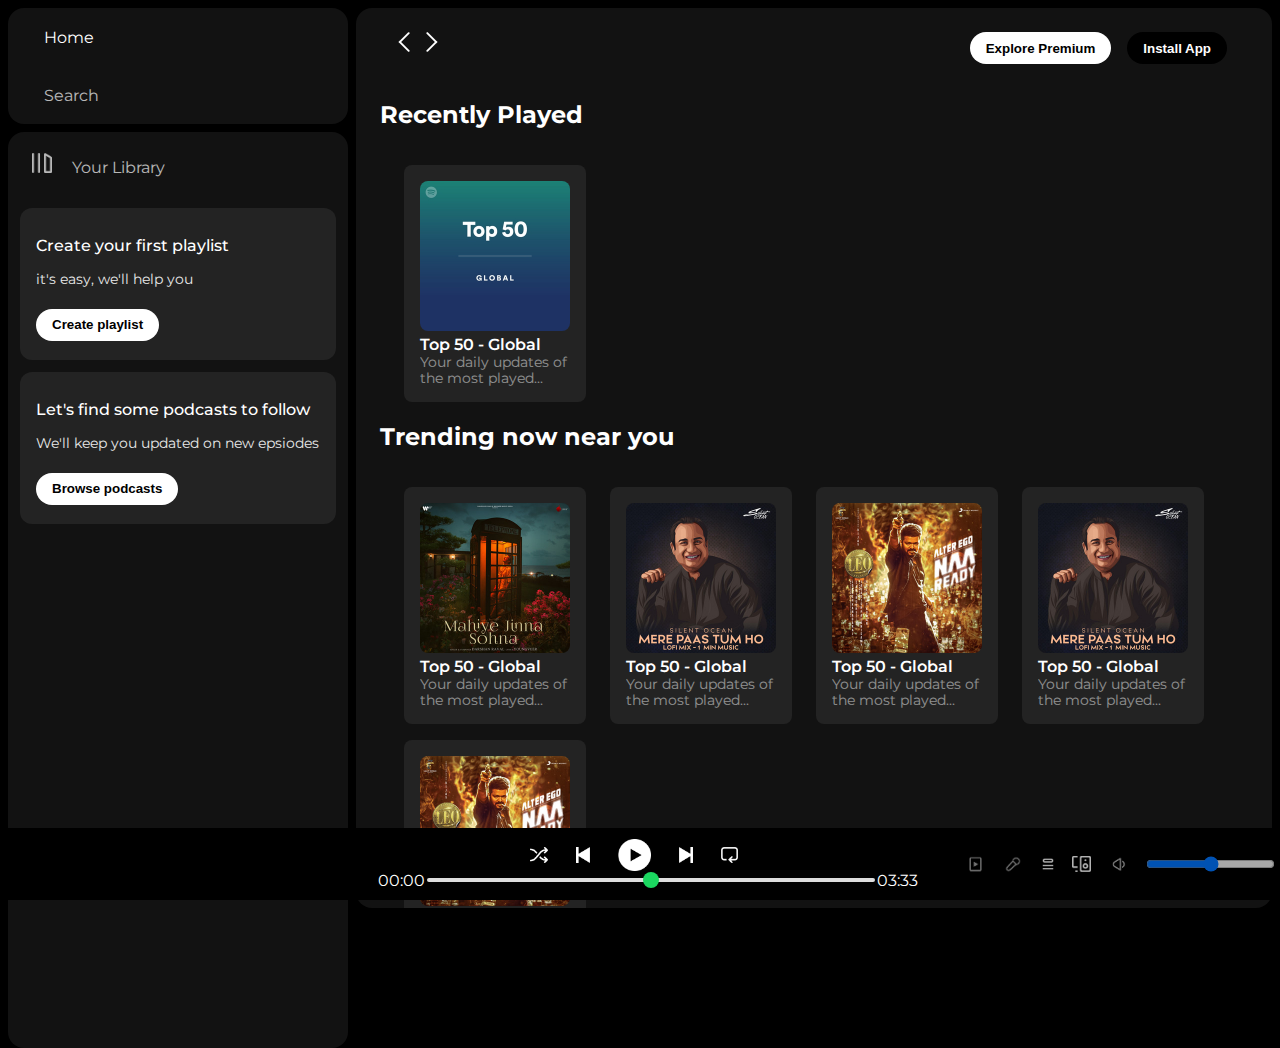
<file: index.html>
<!DOCTYPE html>
<html lang="en">
<head>
    <meta charset="UTF-8">
    <meta name="viewport" content="width=device-width, initial-scale=1.0">

    <link rel="stylesheet" href="https://cdnjs.cloudflare.com/ajax/libs/font-awesome/6.5.2/css/all.min.css" integrity="sha512-SnH5WK+bZxgPHs44uWIX+LLJAJ9/2PkPKZ5QiAj6Ta86w+fsb2TkcmfRyVX3pBnMFcV7oQPJkl9QevSCWr3W6A==" crossorigin="anonymous" referrerpolicy="no-referrer" />
    <link rel="icon" href="./assets/logo.png">
    <title>spotify - Web player: Music for everyone</title>
    <link rel="stylesheet" href="spotify.css"
    <link rel="preconnect" href="https://fonts.googleapis.com">
    <link rel="preconnect" href="https://fonts.gstatic.com" crossorigin>
    <link href="https://fonts.googleapis.com/css2?family=Montserrat:ital,wght@0,100..900;1,100..900&display=swap" rel="stylesheet">
</head>
<body>
    <div class="main">
        <div class="sidebar">
            <div class="nav">
                <div class="nav-option" style="opacity: 1;">
                    <i class="fa-solid fa-house"></i>
                    <a href="#">Home</a>
                </div>
                <div class="nav-option">
                    <i class="fa-solid fa-magnifying-glass"></i>
                    <a href="#">Search</a>
                </div>
            </div>
            <div class="library">
                <div class="options">
                    <div class="lib-option nav-option">
                        <img src="./assets/library_icon.png">
                        <a href="#">Your Library</a>
                    </div>
                    <div class="icons">
                        <i class="fa-solid fa-plus"></i>
                        <i class="fa-solid fa-arrow-right"></i>
                    </div>
                </div>
                <div class="lib-box">
                    <div class="box">
                        <p class="box-p1">Create your first playlist</p>
                        <p class="box-p2">it's easy, we'll help you</p>
                        <button class="badge">Create playlist</button>
                    </div>
                    <div class="box">
                        <p class="box-p1">Let's find some podcasts to follow</p>
                        <p class="box-p2">We'll keep you updated on new epsiodes</p>
                        <button class="badge">Browse podcasts</button>
                    </div>
                </div>
            </div>
        </div>
        <div class="main-content">
            <div class="sticky-nav">
                <div class="sticky-nav-icons">
                    <img src="./assets/backward_icon.png">
                    <img src="./assets/forward_icon.png" class="hide">
                </div>
                <div class="sticky-nav-options">
                    <button class="badge nav-item hide">Explore Premium</button>
                    <button class="badge nav-item dark-badge"><i class="fa-regular fa-circle-down"></i>Install App</button>
                    <i class="fa-regular fa-user nav-item" style="margin-right:5px;"></i>
                </div>

            </div>

            <h2>Recently Played</h2>
            <div class="card-container">
                <div class="card">
                    <img src="assets/card1img.jpeg" class="card-img">
                    <div class="card-title">Top 50 - Global</div>
                    <div class="card-info">Your daily updates of the most played...</div>
                </div>
            </div>

            <h2>Trending now near you</h2>
            <div class="card-container">
                <div class="card">
                    <img src="assets/card2img.jpeg" class="card-img">
                    <div class="card-title">Top 50 - Global</div>
                    <div class="card-info">Your daily updates of the most played...</div>
                </div>
                <div class="card">
                    <img src="assets/card3img.jpeg" class="card-img">
                    <div class="card-title">Top 50 - Global</div>
                    <div class="card-info">Your daily updates of the most played...</div>
                </div>
                <div class="card">
                    <img src="assets/card4img.jpeg" class="card-img">
                    <div class="card-title">Top 50 - Global</div>
                    <div class="card-info">Your daily updates of the most played...</div>
                </div>
                <div class="card">
                    <img src="assets/card3img.jpeg" class="card-img">
                    <div class="card-title">Top 50 - Global</div>
                    <div class="card-info">Your daily updates of the most played...</div>
                </div>
                <div class="card">
                    <img src="assets/card4img.jpeg" class="card-img">
                    <div class="card-title">Top 50 - Global</div>
                    <div class="card-info">Your daily updates of the most played...</div>
                </div>
            </div>

            <h2>Featured Charts</h2>
            <div class="card-container">
                <div class="card">
                    <img src="assets/card5img.jpeg" class="card-img">
                    <div class="card-title">Top 50 - Global</div>
                    <div class="card-info">Your daily updates of the most played...</div>
                </div>
                <div class="card">
                    <img src="assets/card6img.jpeg" class="card-img">
                    <div class="card-title">Top 50 - Global</div>
                    <div class="card-info">Your daily updates of the most played...</div>
                </div>
                <div class="card">
                    <img src="assets/card1img.jpeg" class="card-img">
                    <div class="card-title">Top 50 - Global</div>
                    <div class="card-info">Your daily updates of the most played...</div>
                </div>
            </div>
            <div class="footer">
                <div class="line"></div>
            </div>
        </div>
        <div class="music-player">
            <div class="album"></div>
            <div class="player">
                <div class="player-controls">
                    <img src="./assets/player_icon1.png" class="player-control-icon">
                    <img src="./assets/player_icon2.png" class="player-control-icon">
                    <img src="./assets/player_icon3.png" class="player-control-icon" style="opacity: 1;height:2rem">
                    <img src="./assets/player_icon4.png" class="player-control-icon">
                    <img src="./assets/player_icon5.png" class="player-control-icon">
                </div>
                <div class="playback-bar">
                    <span class="curr-time">00:00</span>
                    <input type="range" min="0" max="100" class="progress-bar" step="1">
                    <span class="tot-time">03:33</span>
                </div>
            </div>
            <div class="controls">
                <img src="./Homwork Assets/controls_icon1.png" class="controls_icon1" style="height: 2rem;">
                <img src="./Homwork Assets/controls_icon2.png" class="controls_icon1" style="height: 2rem;">
                <img src="./Homwork Assets/controls_icon3.png" class="controls_icon1 controls_icon2" style="height: 1rem; opacity: 0.7;">
                <img src="./Homwork Assets/controls_icon4.png" class="controls_icon1 controls_icon2" style="height: 1rem; opacity: 0.7;">
                <img src="./Homwork Assets/controls_icon5.png" class="controls_icon1" style="height: 2rem; opacity: 0.7;">
                <input type="range" class="controls_icon1">
            </div>
        </div>
    </div>
</body>
</html>
</file>
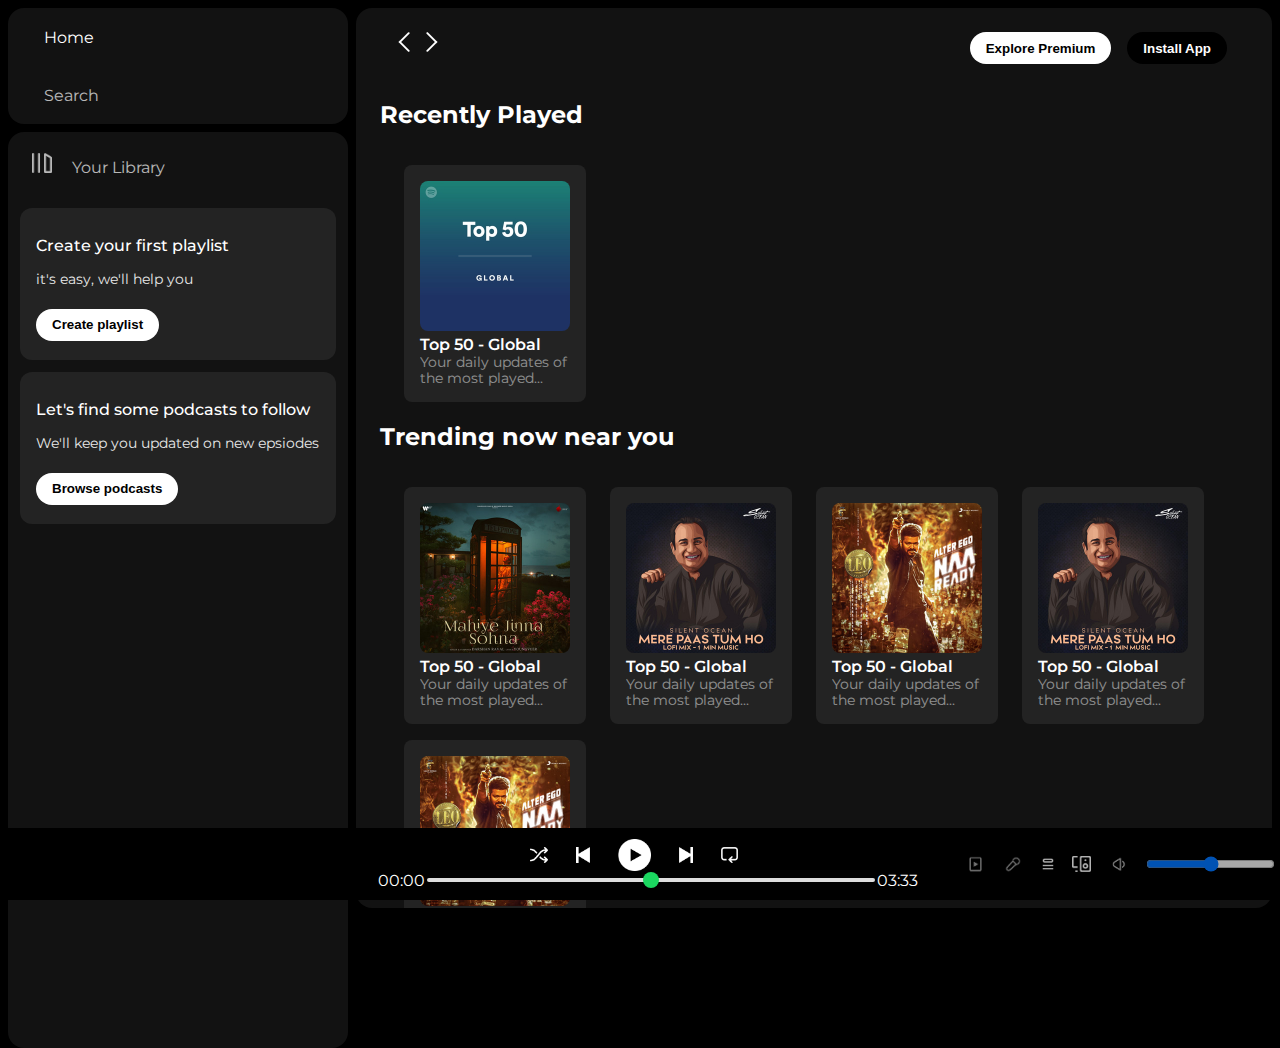
<file: spotify.html>
<!DOCTYPE html>
<html lang="en">
<head>
    <meta charset="UTF-8">
    <meta name="viewport" content="width=device-width, initial-scale=1.0">

    <link rel="stylesheet" href="https://cdnjs.cloudflare.com/ajax/libs/font-awesome/6.5.2/css/all.min.css" integrity="sha512-SnH5WK+bZxgPHs44uWIX+LLJAJ9/2PkPKZ5QiAj6Ta86w+fsb2TkcmfRyVX3pBnMFcV7oQPJkl9QevSCWr3W6A==" crossorigin="anonymous" referrerpolicy="no-referrer" />
    <link rel="icon" href="./assets/logo.png">
    <title>spotify - Web player: Music for everyone</title>
    <link rel="stylesheet" href="spotify.css"
    <link rel="preconnect" href="https://fonts.googleapis.com">
    <link rel="preconnect" href="https://fonts.gstatic.com" crossorigin>
    <link href="https://fonts.googleapis.com/css2?family=Montserrat:ital,wght@0,100..900;1,100..900&display=swap" rel="stylesheet">
</head>
<body>
    <div class="main">
        <div class="sidebar">
            <div class="nav">
                <div class="nav-option" style="opacity: 1;">
                    <i class="fa-solid fa-house"></i>
                    <a href="#">Home</a>
                </div>
                <div class="nav-option">
                    <i class="fa-solid fa-magnifying-glass"></i>
                    <a href="#">Search</a>
                </div>
            </div>
            <div class="library">
                <div class="options">
                    <div class="lib-option nav-option">
                        <img src="./assets/library_icon.png">
                        <a href="#">Your Library</a>
                    </div>
                    <div class="icons">
                        <i class="fa-solid fa-plus"></i>
                        <i class="fa-solid fa-arrow-right"></i>
                    </div>
                </div>
                <div class="lib-box">
                    <div class="box">
                        <p class="box-p1">Create your first playlist</p>
                        <p class="box-p2">it's easy, we'll help you</p>
                        <button class="badge">Create playlist</button>
                    </div>
                    <div class="box">
                        <p class="box-p1">Let's find some podcasts to follow</p>
                        <p class="box-p2">We'll keep you updated on new epsiodes</p>
                        <button class="badge">Browse podcasts</button>
                    </div>
                </div>
            </div>
        </div>
        <div class="main-content">
            <div class="sticky-nav">
                <div class="sticky-nav-icons">
                    <img src="./assets/backward_icon.png">
                    <img src="./assets/forward_icon.png" class="hide">
                </div>
                <div class="sticky-nav-options">
                    <button class="badge nav-item hide">Explore Premium</button>
                    <button class="badge nav-item dark-badge"><i class="fa-regular fa-circle-down"></i>Install App</button>
                    <i class="fa-regular fa-user nav-item" style="margin-right:5px;"></i>
                </div>

            </div>

            <h2>Recently Played</h2>
            <div class="card-container">
                <div class="card">
                    <img src="assets/card1img.jpeg" class="card-img">
                    <div class="card-title">Top 50 - Global</div>
                    <div class="card-info">Your daily updates of the most played...</div>
                </div>
            </div>

            <h2>Trending now near you</h2>
            <div class="card-container">
                <div class="card">
                    <img src="assets/card2img.jpeg" class="card-img">
                    <div class="card-title">Top 50 - Global</div>
                    <div class="card-info">Your daily updates of the most played...</div>
                </div>
                <div class="card">
                    <img src="assets/card3img.jpeg" class="card-img">
                    <div class="card-title">Top 50 - Global</div>
                    <div class="card-info">Your daily updates of the most played...</div>
                </div>
                <div class="card">
                    <img src="assets/card4img.jpeg" class="card-img">
                    <div class="card-title">Top 50 - Global</div>
                    <div class="card-info">Your daily updates of the most played...</div>
                </div>
                <div class="card">
                    <img src="assets/card3img.jpeg" class="card-img">
                    <div class="card-title">Top 50 - Global</div>
                    <div class="card-info">Your daily updates of the most played...</div>
                </div>
                <div class="card">
                    <img src="assets/card4img.jpeg" class="card-img">
                    <div class="card-title">Top 50 - Global</div>
                    <div class="card-info">Your daily updates of the most played...</div>
                </div>
            </div>

            <h2>Featured Charts</h2>
            <div class="card-container">
                <div class="card">
                    <img src="assets/card5img.jpeg" class="card-img">
                    <div class="card-title">Top 50 - Global</div>
                    <div class="card-info">Your daily updates of the most played...</div>
                </div>
                <div class="card">
                    <img src="assets/card6img.jpeg" class="card-img">
                    <div class="card-title">Top 50 - Global</div>
                    <div class="card-info">Your daily updates of the most played...</div>
                </div>
                <div class="card">
                    <img src="assets/card1img.jpeg" class="card-img">
                    <div class="card-title">Top 50 - Global</div>
                    <div class="card-info">Your daily updates of the most played...</div>
                </div>
            </div>
            <div class="footer">
                <div class="line"></div>
            </div>
        </div>
        <div class="music-player">
            <div class="album"></div>
            <div class="player">
                <div class="player-controls">
                    <img src="./assets/player_icon1.png" class="player-control-icon">
                    <img src="./assets/player_icon2.png" class="player-control-icon">
                    <img src="./assets/player_icon3.png" class="player-control-icon" style="opacity: 1;height:2rem">
                    <img src="./assets/player_icon4.png" class="player-control-icon">
                    <img src="./assets/player_icon5.png" class="player-control-icon">
                </div>
                <div class="playback-bar">
                    <span class="curr-time">00:00</span>
                    <input type="range" min="0" max="100" class="progress-bar" step="1">
                    <span class="tot-time">03:33</span>
                </div>
            </div>
            <div class="controls">
                <img src="./Homwork Assets/controls_icon1.png" class="controls_icon1" style="height: 2rem;">
                <img src="./Homwork Assets/controls_icon2.png" class="controls_icon1" style="height: 2rem;">
                <img src="./Homwork Assets/controls_icon3.png" class="controls_icon1 controls_icon2" style="height: 1rem; opacity: 0.7;">
                <img src="./Homwork Assets/controls_icon4.png" class="controls_icon1 controls_icon2" style="height: 1rem; opacity: 0.7;">
                <img src="./Homwork Assets/controls_icon5.png" class="controls_icon1" style="height: 2rem; opacity: 0.7;">
                <input type="range" class="controls_icon1">
            </div>
        </div>
    </div>
</body>
</html>
</file>
